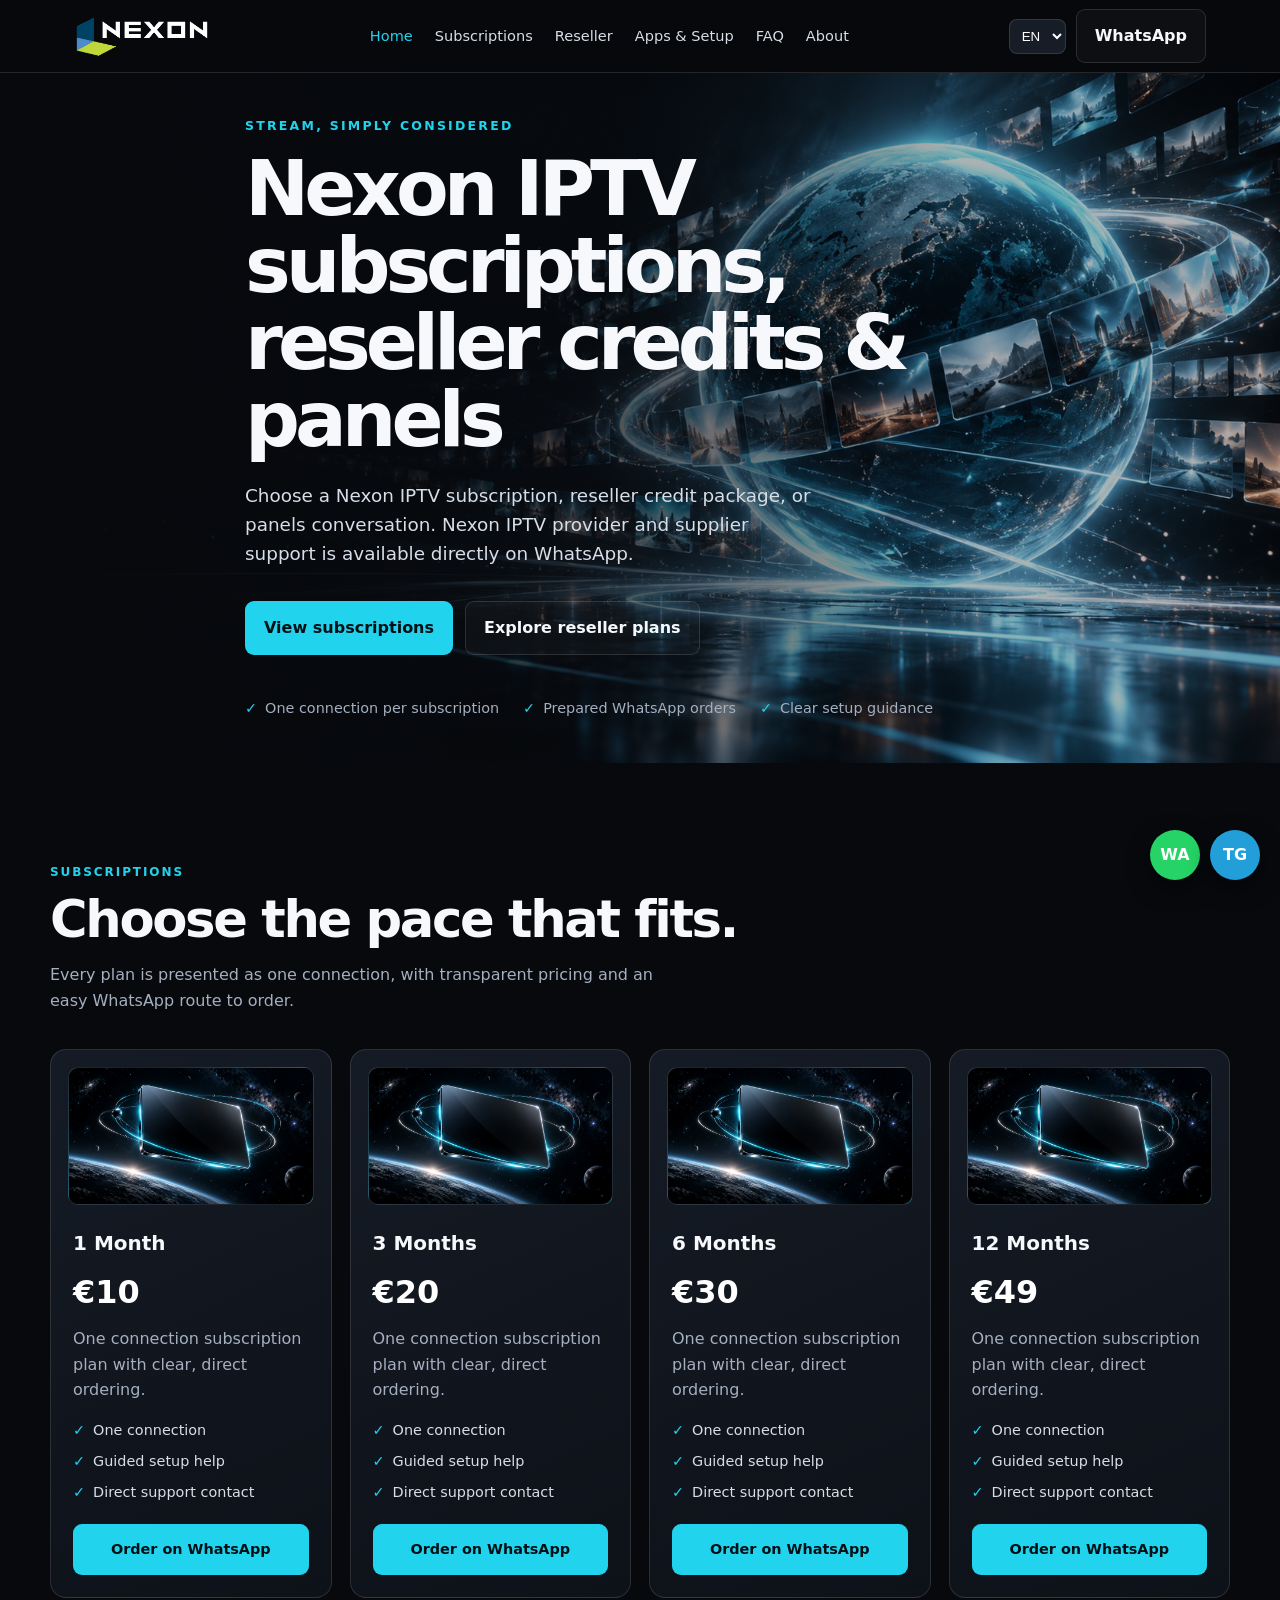
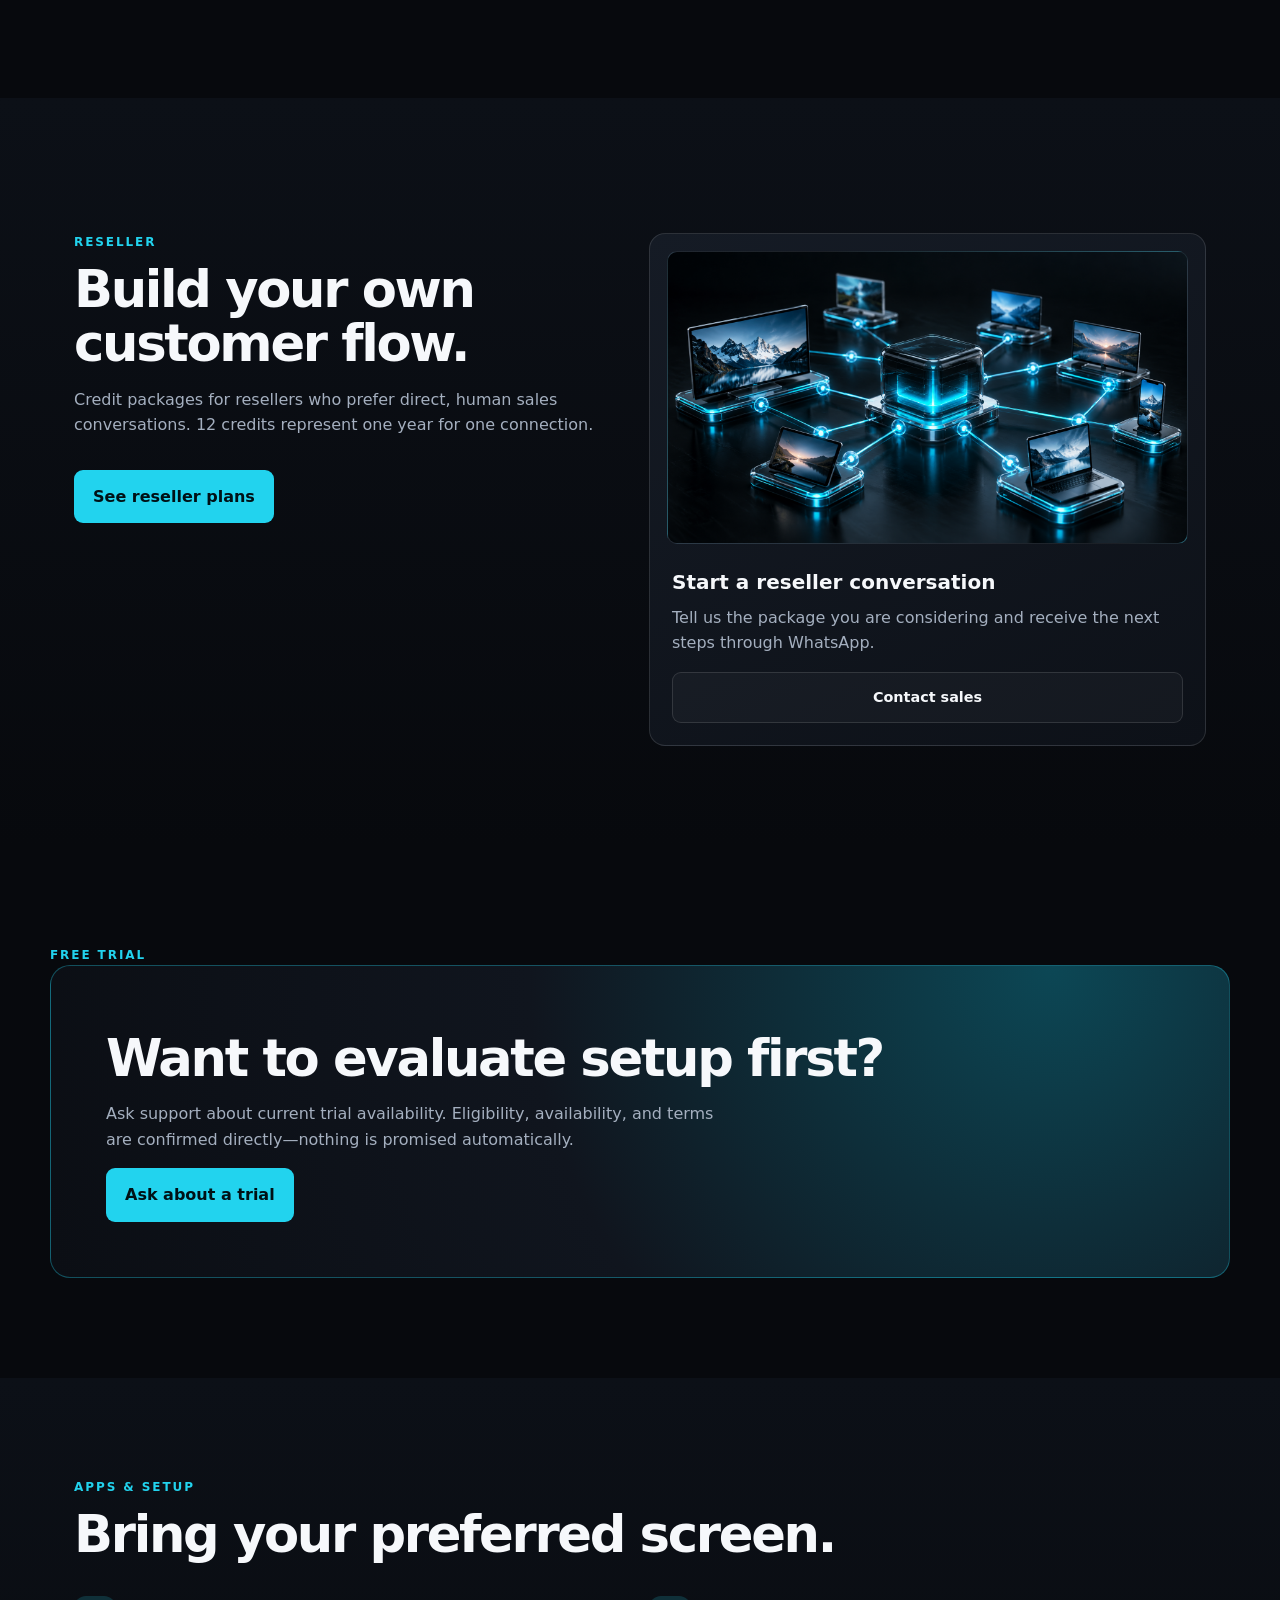
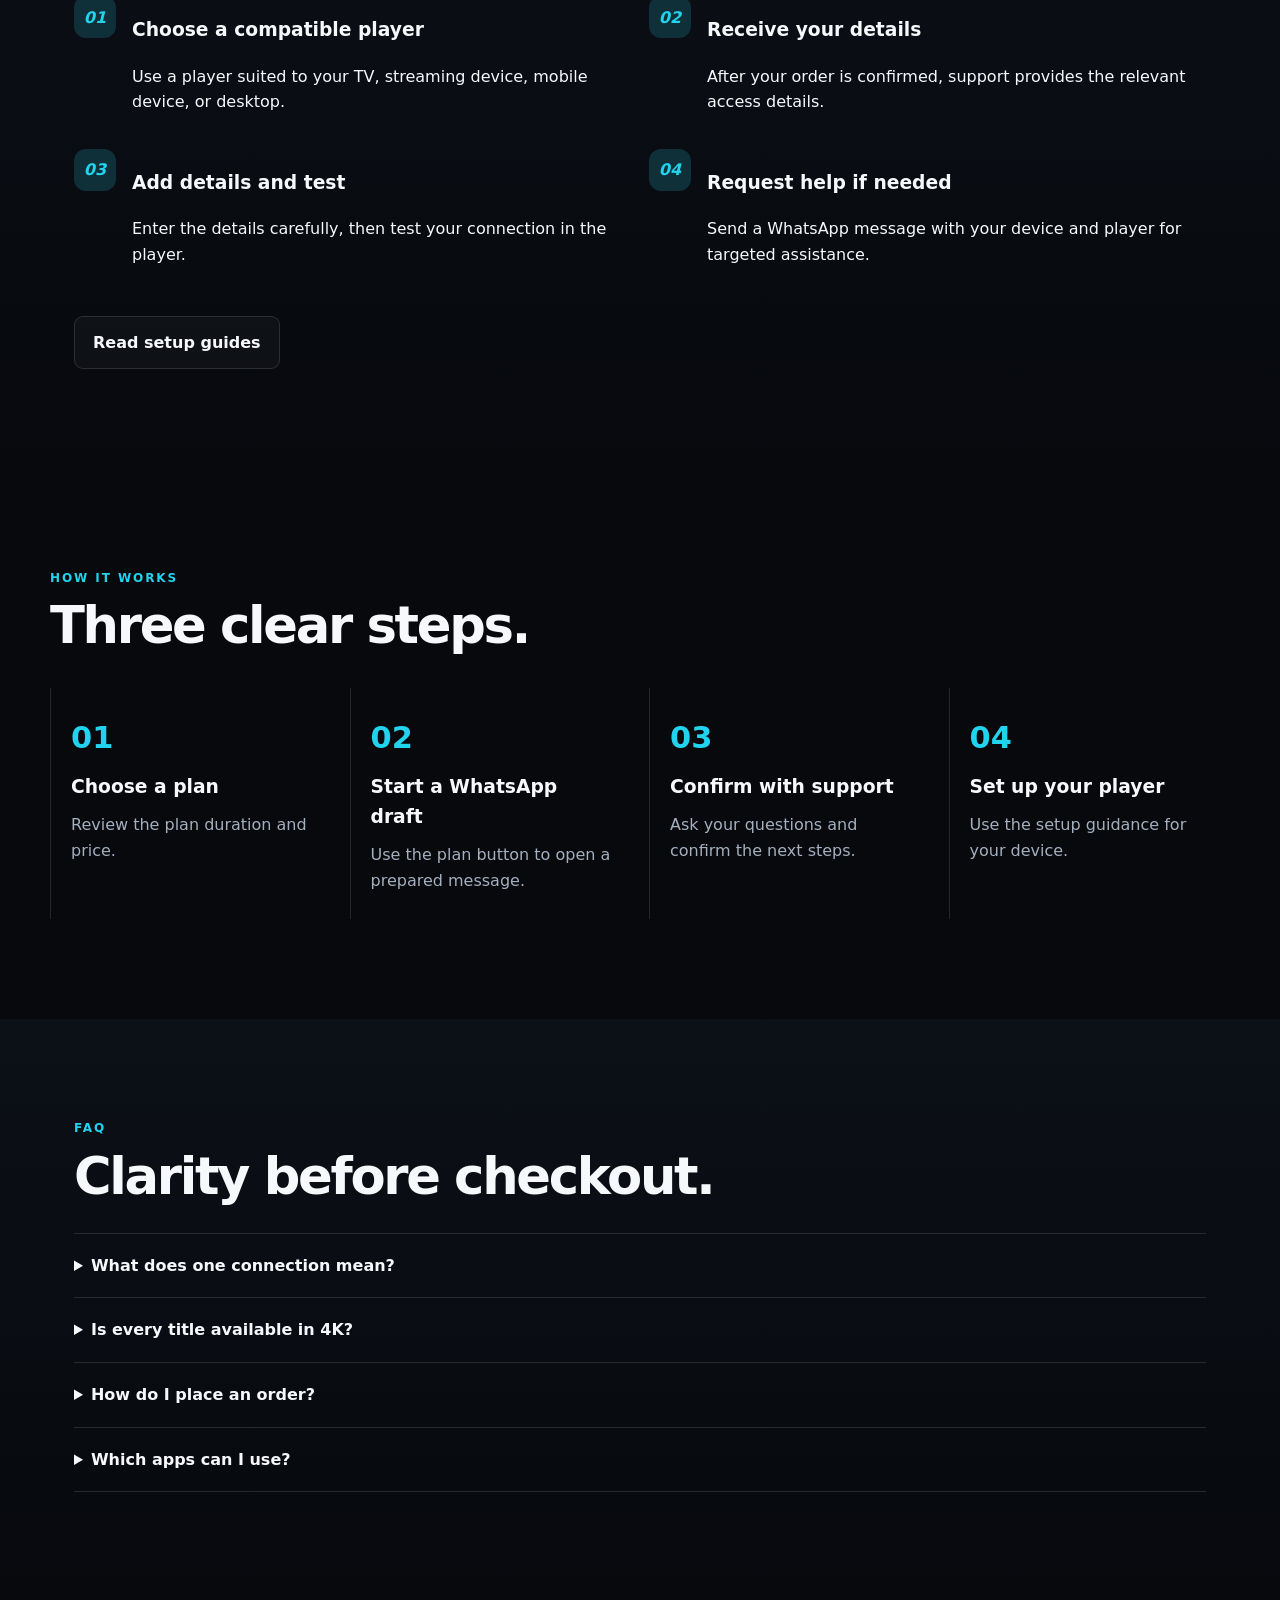
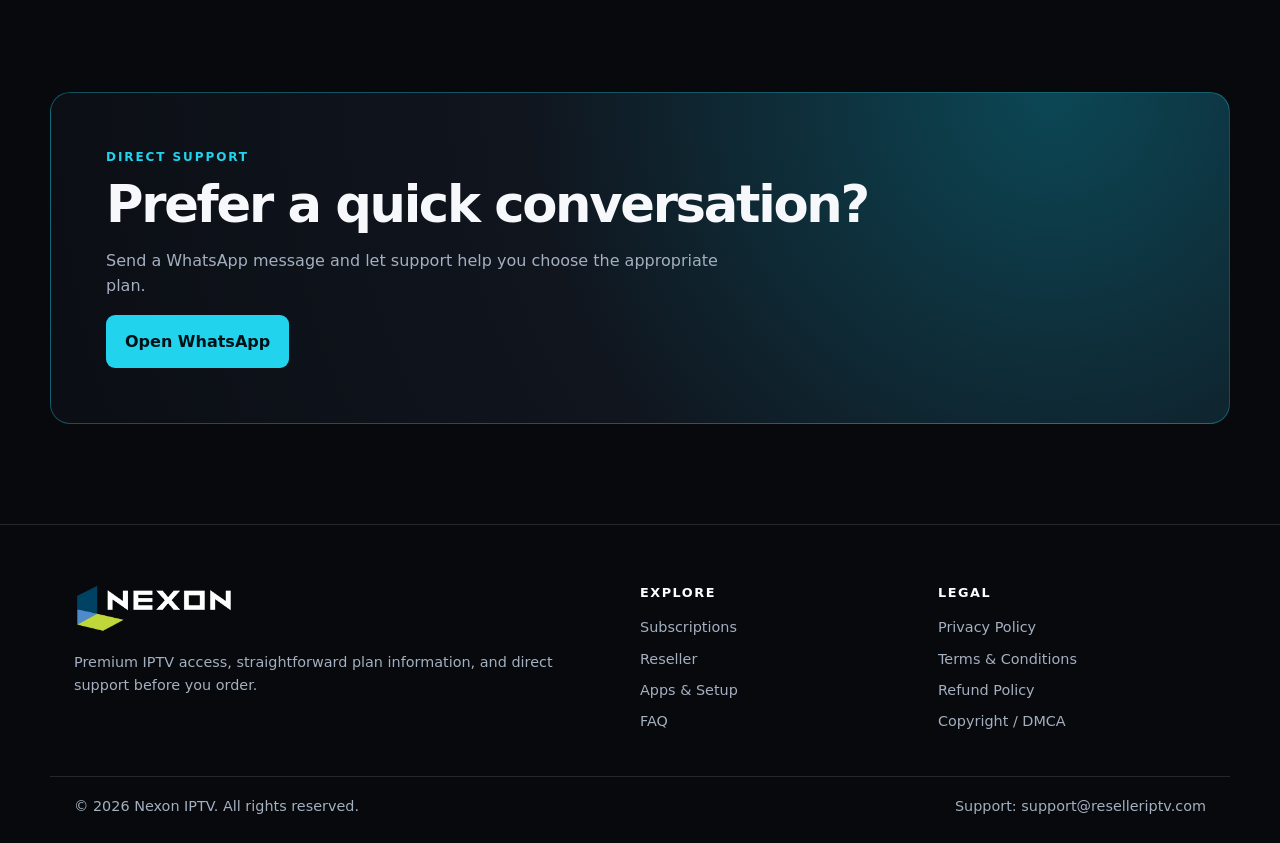
<file: index.html>
<!doctype html><html lang="en"><head><meta charset="utf-8"><meta name="viewport" content="width=device-width,initial-scale=1"><title>Nexon IPTV Subscription, Reseller Credits & Panels</title><meta name="description" content="Explore Nexon IPTV subscription options, one-connection pricing, reseller credits and panels, compatible player setup guides, and direct WhatsApp support for informed ordering."><link rel="canonical" href="https://nexon-iptv.tv/"><meta name="google-site-verification" content="gbzjVSATs7DRCq-SV2NBm3ksdS_x_nuHkTCL6-kudtA"><script async src="https://www.googletagmanager.com/gtag/js?id=G-FRG4DGTBQF"></script><script>window.dataLayer=window.dataLayer||[];function gtag(){dataLayer.push(arguments)}gtag('js',new Date);gtag('config','G-FRG4DGTBQF')</script><script type="application/ld+json">{"@context":"https://schema.org","@graph":[{"@type":"WebSite","name":"Nexon IPTV","url":"https://nexon-iptv.tv"},{"@type":"Organization","name":"Nexon IPTV","url":"https://nexon-iptv.tv","email":"support@reselleriptv.com"}]}</script><link rel="stylesheet" href="/assets/styles.css"></head><body data-page="home"><script src="/assets/app.js" defer></script></body></html>
</file>
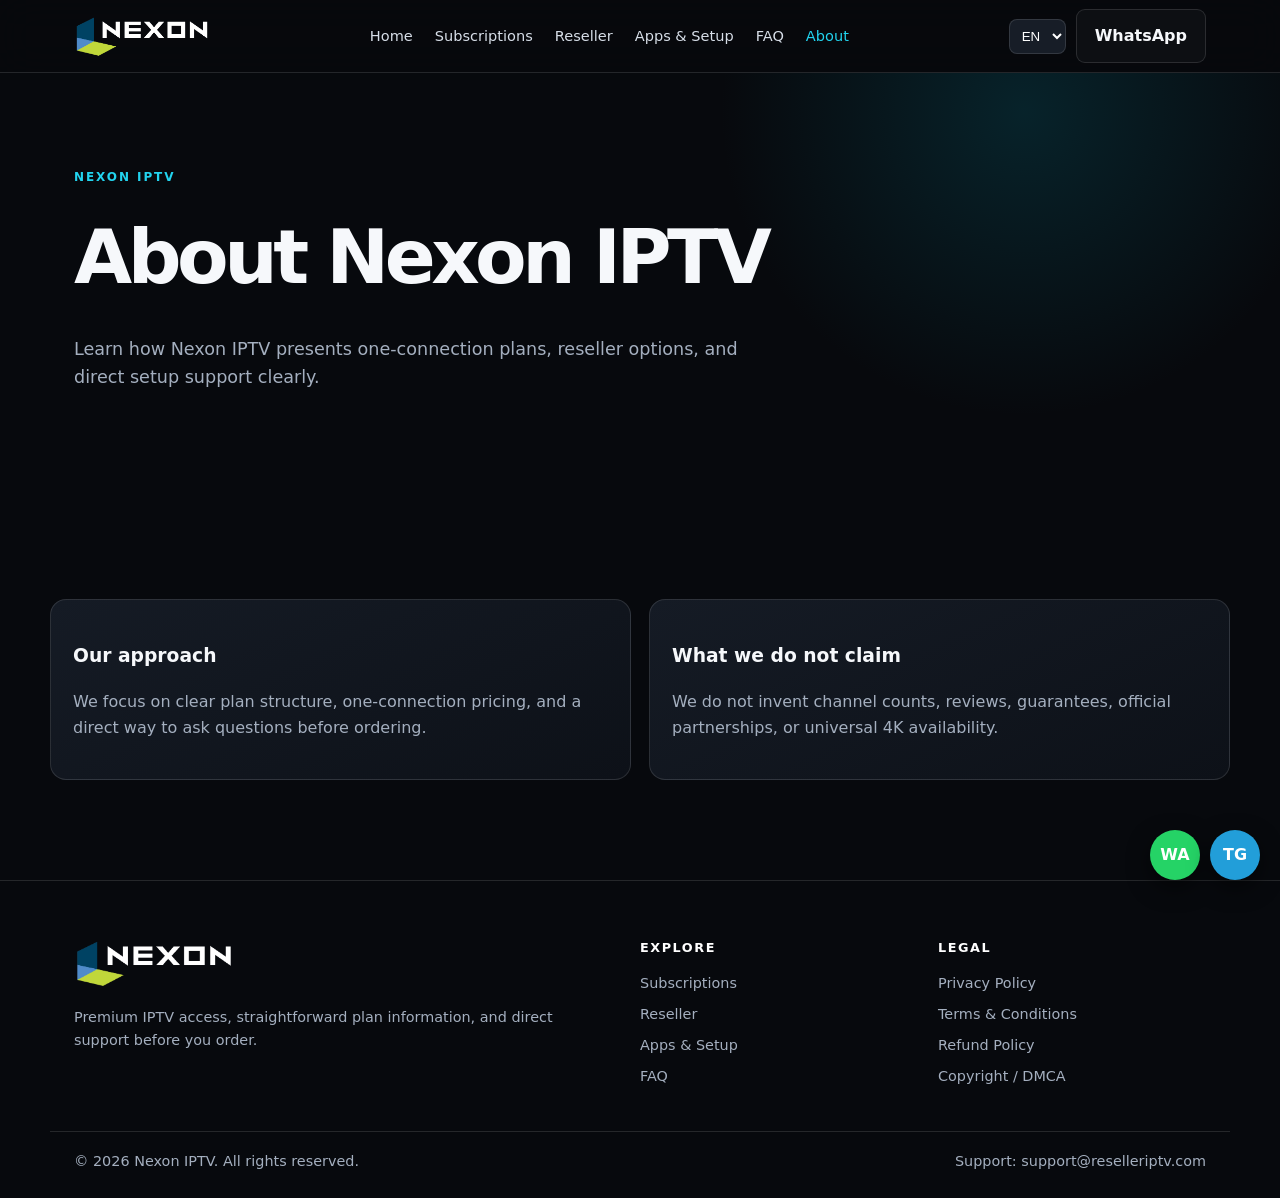
<file: about.html>
<!doctype html><html lang="en"><head><meta charset="utf-8"><meta name="viewport" content="width=device-width,initial-scale=1"><title>About Nexon IPTV | Clear Plans & Support</title><meta name="description" content="Learn how Nexon IPTV presents subscriptions, reseller options, and setup support with a clear approach."><link rel="canonical" href="https://[DOMAIN]/about"><link rel="stylesheet" href="/assets/styles.css"></head><body data-page="about"><script src="/assets/app.js" defer></script></body></html>
</file>
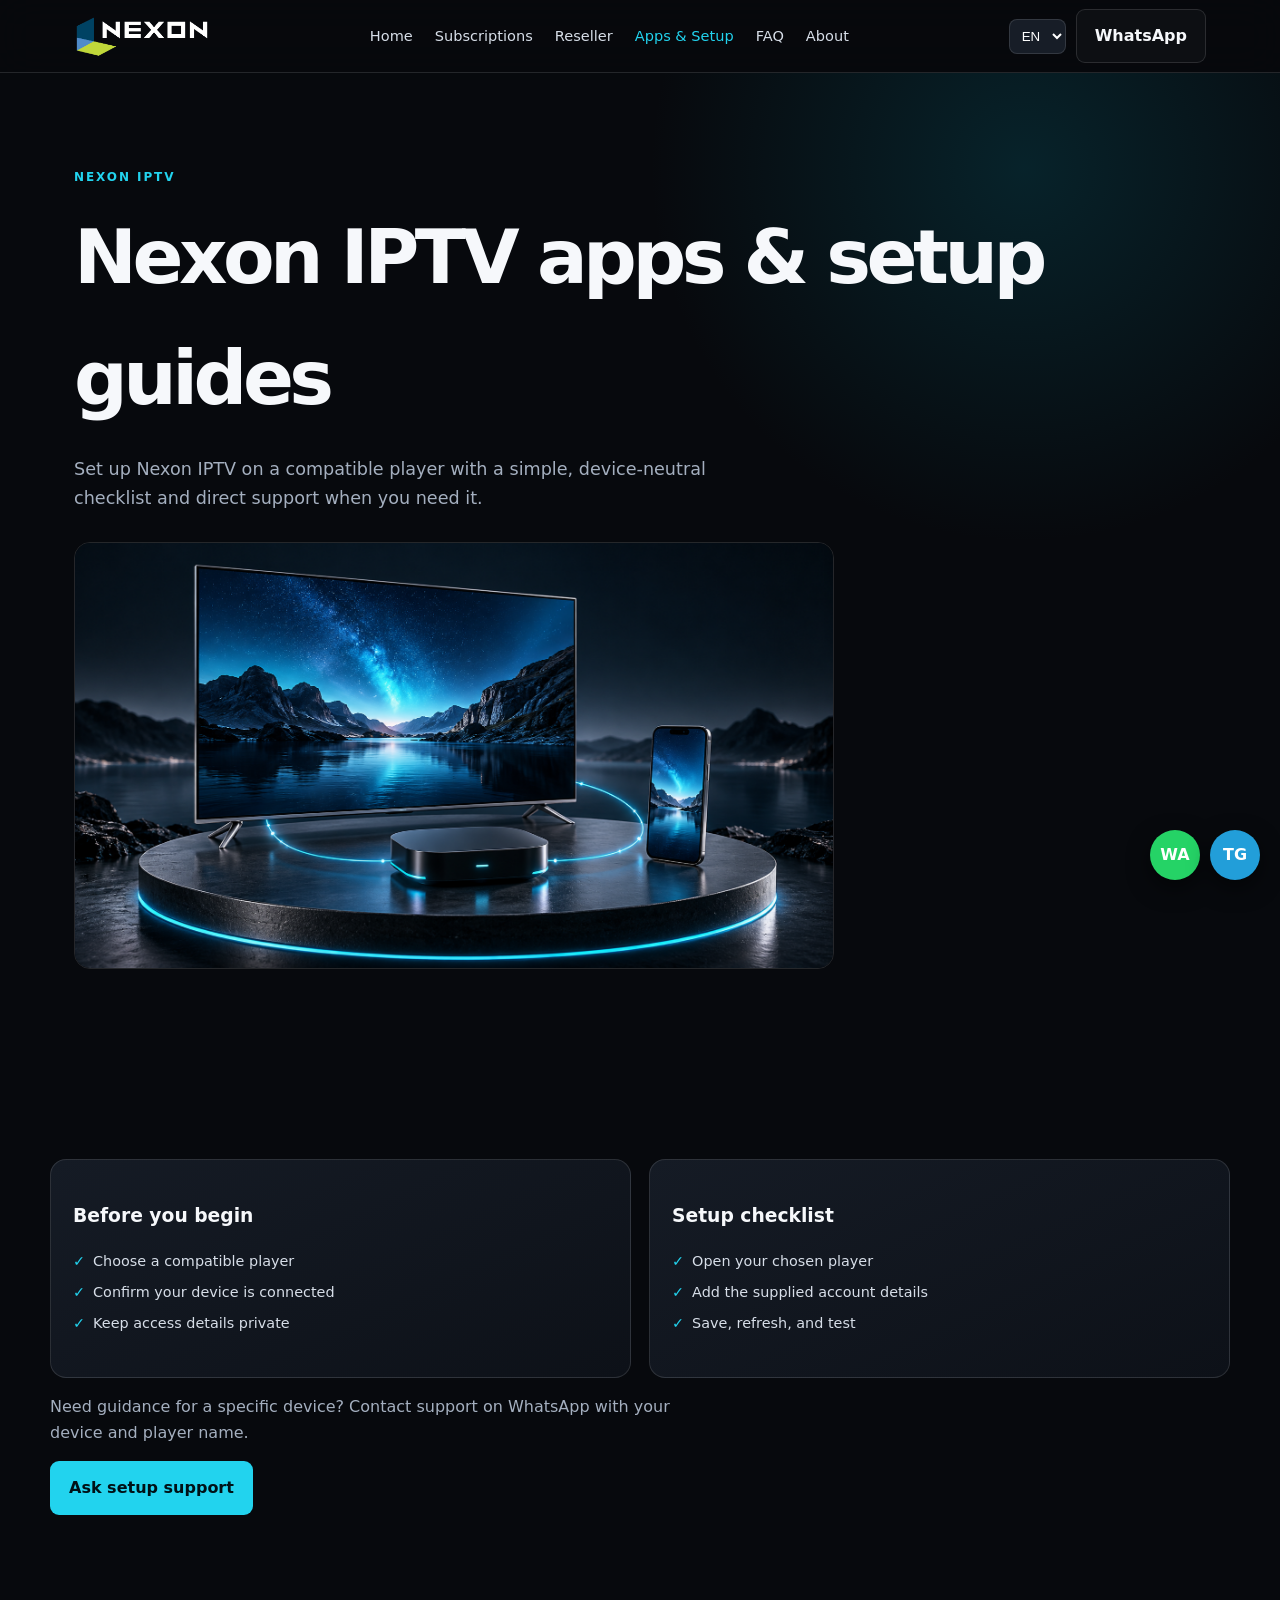
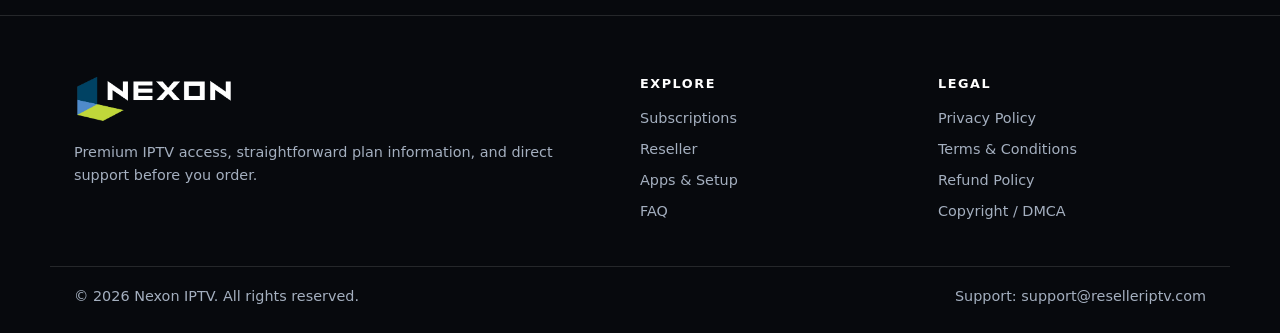
<file: apps.html>
<!doctype html><html lang="en"><head><meta charset="utf-8"><meta name="viewport" content="width=device-width,initial-scale=1"><title>Nexon IPTV Setup | Apps & Setup Guides</title><meta name="description" content="Follow a practical Nexon IPTV setup checklist for a compatible player and contact support when needed."><link rel="canonical" href="https://[DOMAIN]/apps"><link rel="stylesheet" href="/assets/styles.css"></head><body data-page="apps"><script src="/assets/app.js" defer></script></body></html>
</file>
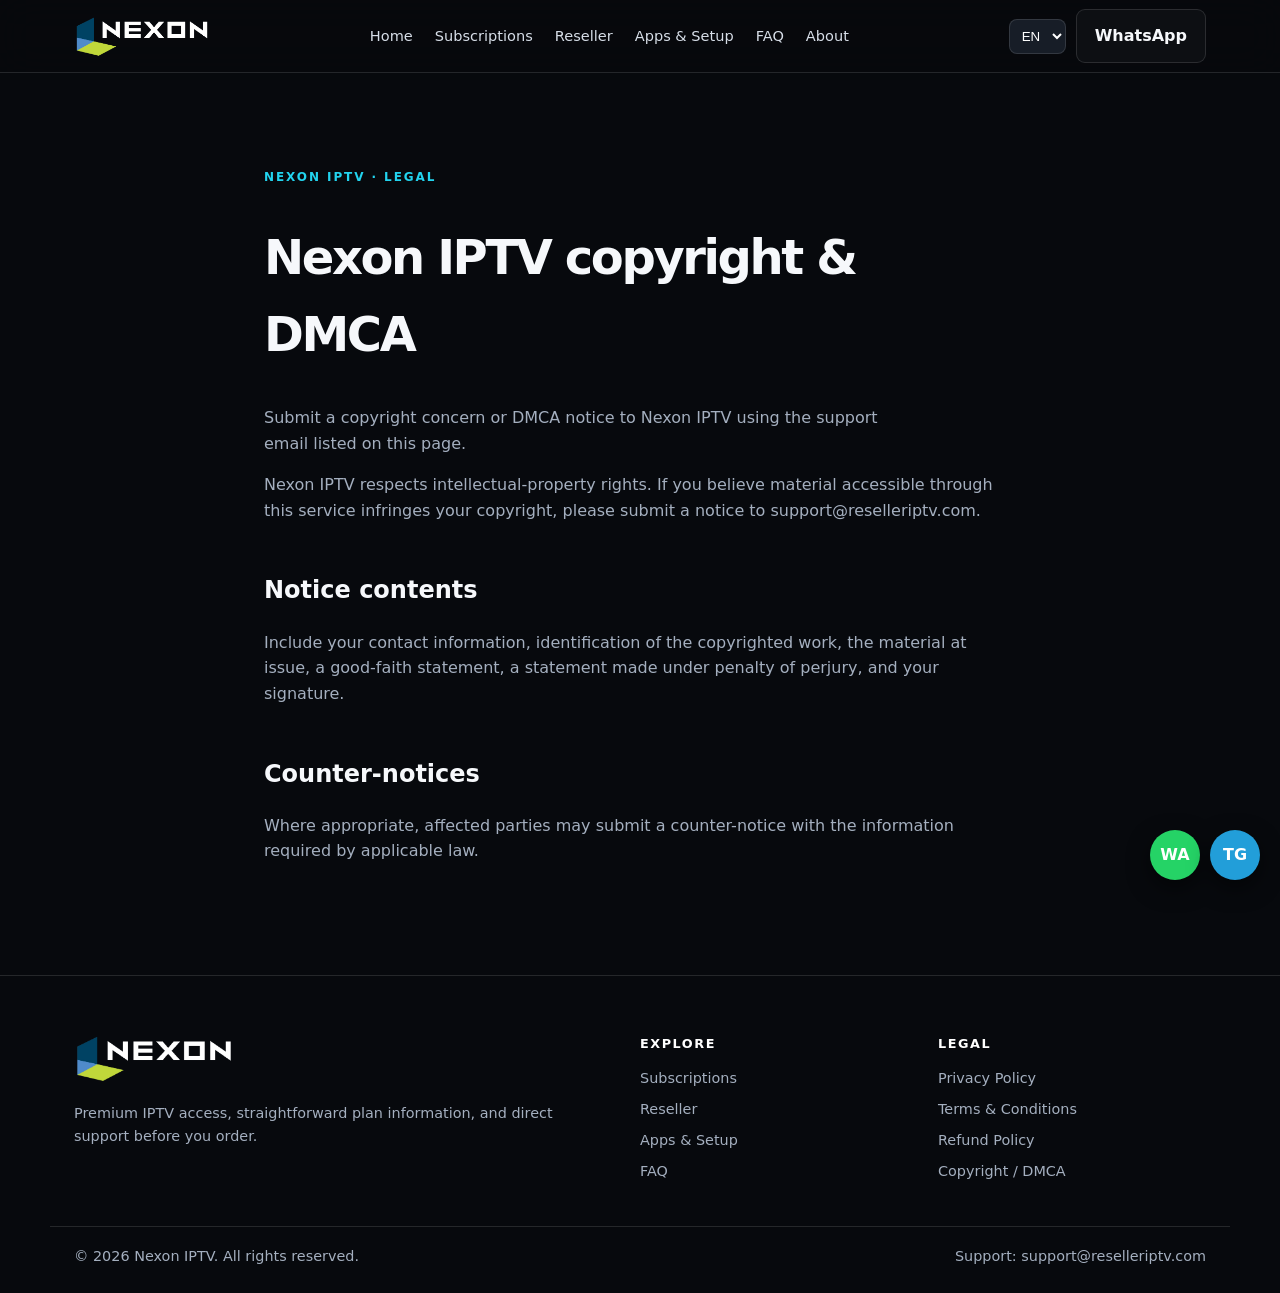
<file: dmca.html>
<!doctype html><html lang="en"><head><meta charset="utf-8"><meta name="viewport" content="width=device-width,initial-scale=1"><title>Nexon IPTV Copyright & DMCA Policy</title><meta name="description" content="Submit a copyright or DMCA notice to Nexon IPTV using the stated support email."><link rel="canonical" href="https://[DOMAIN]/dmca"><link rel="stylesheet" href="/assets/styles.css"></head><body data-page="dmca"><script src="/assets/app.js" defer></script></body></html>
</file>
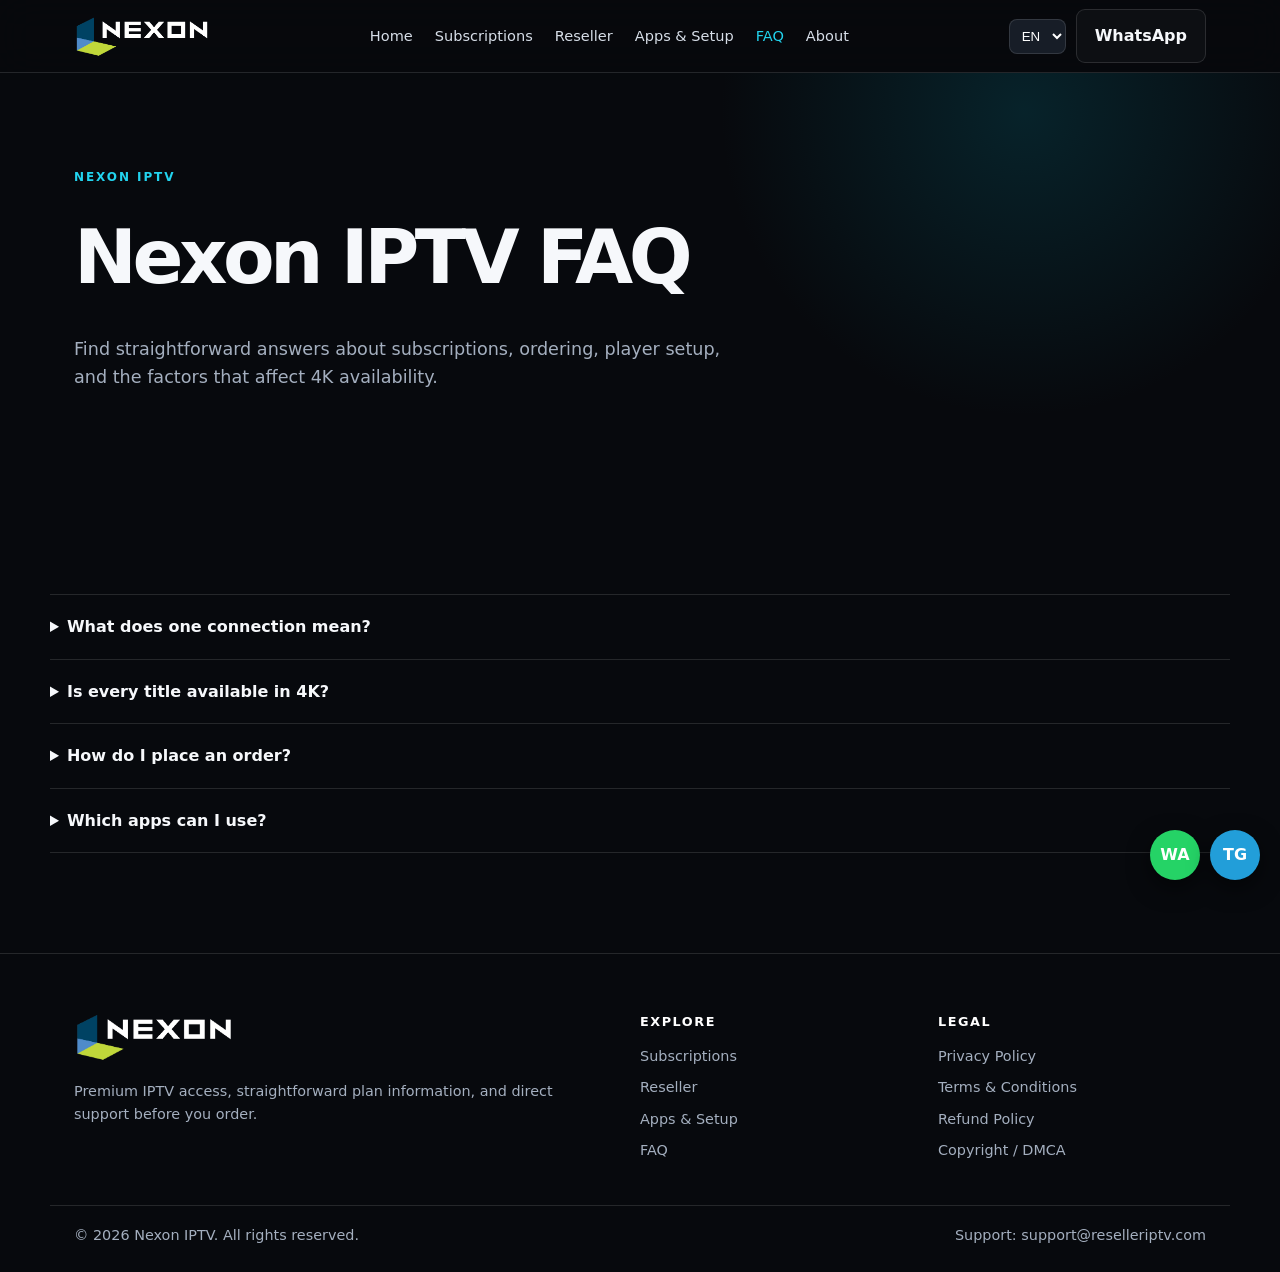
<file: faq.html>
<!doctype html><html lang="en"><head><meta charset="utf-8"><meta name="viewport" content="width=device-width,initial-scale=1"><title>Nexon IPTV FAQ | Subscriptions, Setup & 4K</title><meta name="description" content="Read Nexon IPTV answers about one-connection subscriptions, ordering, player setup, and 4K availability."><link rel="canonical" href="https://[DOMAIN]/faq"><link rel="stylesheet" href="/assets/styles.css"></head><body data-page="faq"><script src="/assets/app.js" defer></script></body></html>
</file>
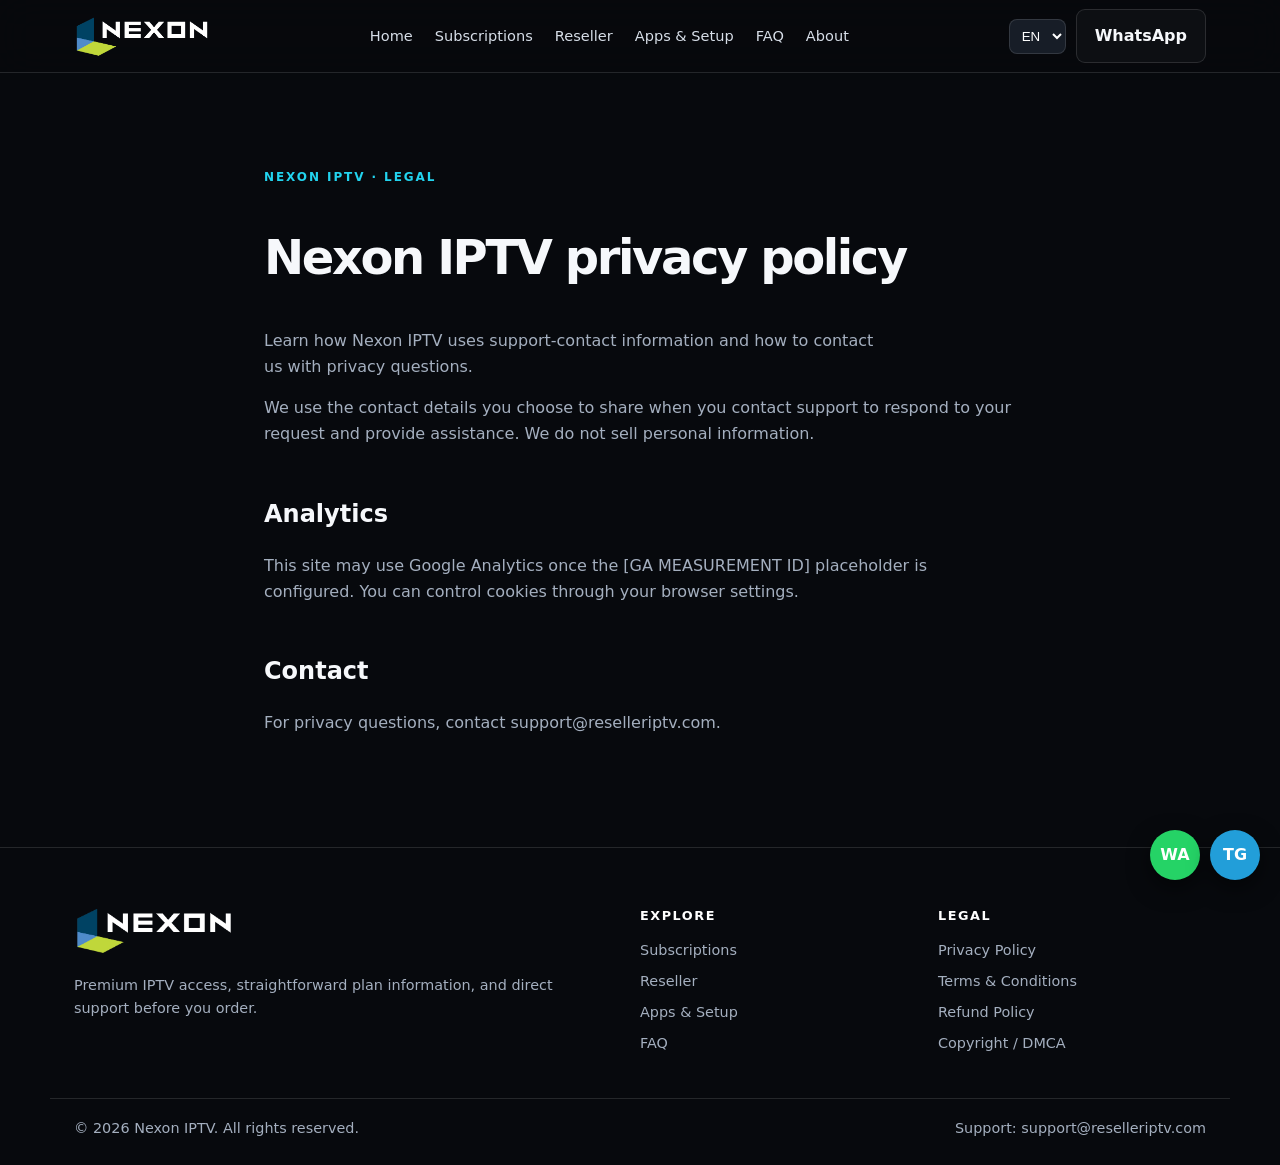
<file: privacy.html>
<!doctype html><html lang="en"><head><meta charset="utf-8"><meta name="viewport" content="width=device-width,initial-scale=1"><title>Nexon IPTV Privacy Policy</title><meta name="description" content="Read the Nexon IPTV privacy policy and learn how support-contact information is handled."><link rel="canonical" href="https://[DOMAIN]/privacy"><link rel="stylesheet" href="/assets/styles.css"></head><body data-page="privacy"><script src="/assets/app.js" defer></script></body></html>
</file>
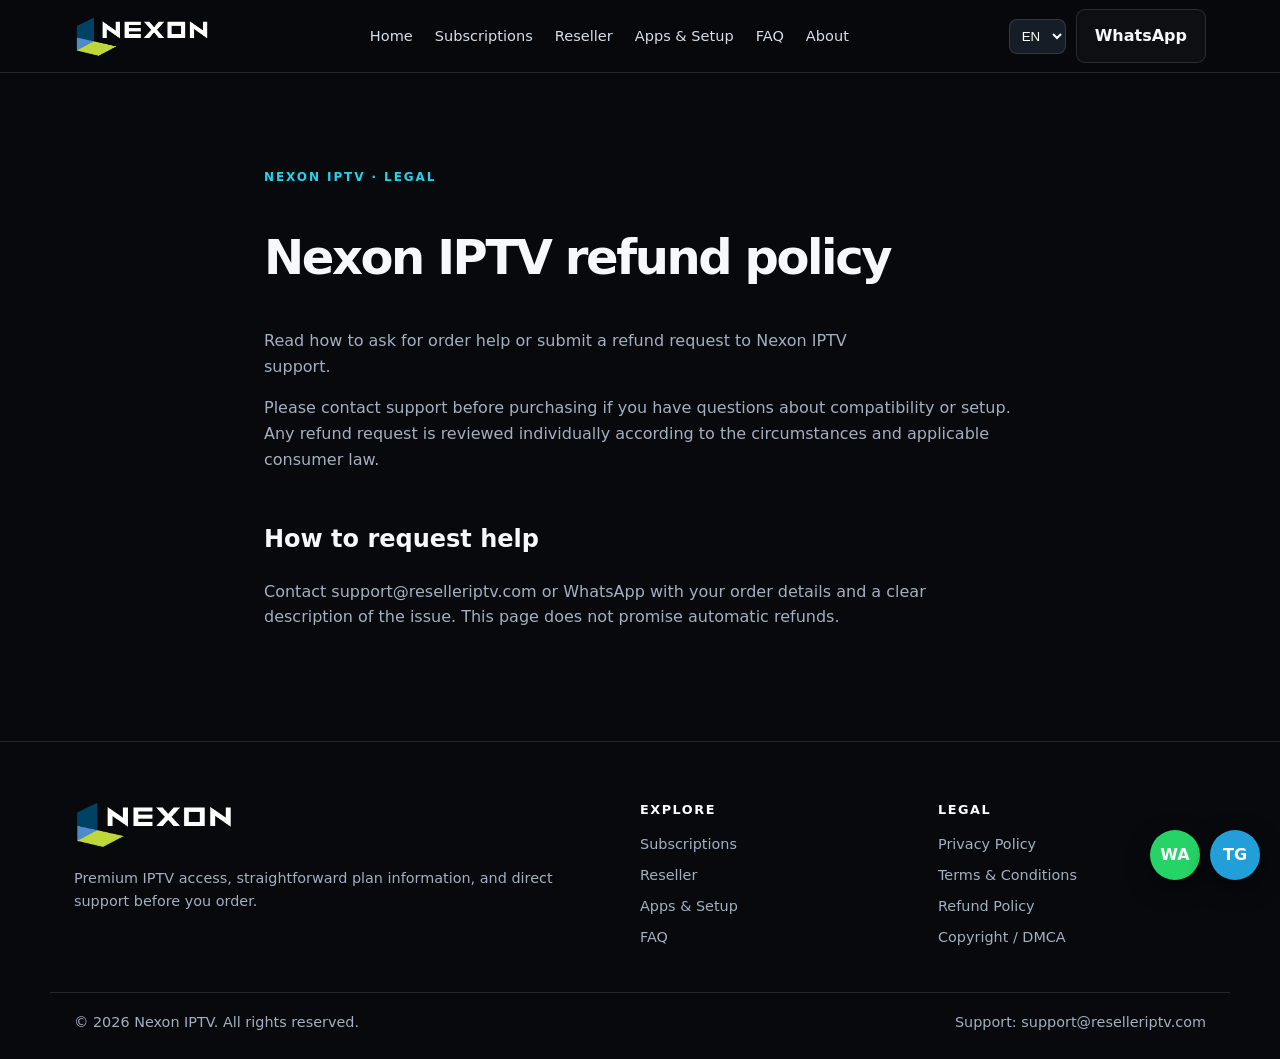
<file: refund.html>
<!doctype html><html lang="en"><head><meta charset="utf-8"><meta name="viewport" content="width=device-width,initial-scale=1"><title>Nexon IPTV Refund Policy</title><meta name="description" content="Read the Nexon IPTV refund policy and the support process for order-related questions."><link rel="canonical" href="https://[DOMAIN]/refund"><link rel="stylesheet" href="/assets/styles.css"></head><body data-page="refund"><script src="/assets/app.js" defer></script></body></html>
</file>
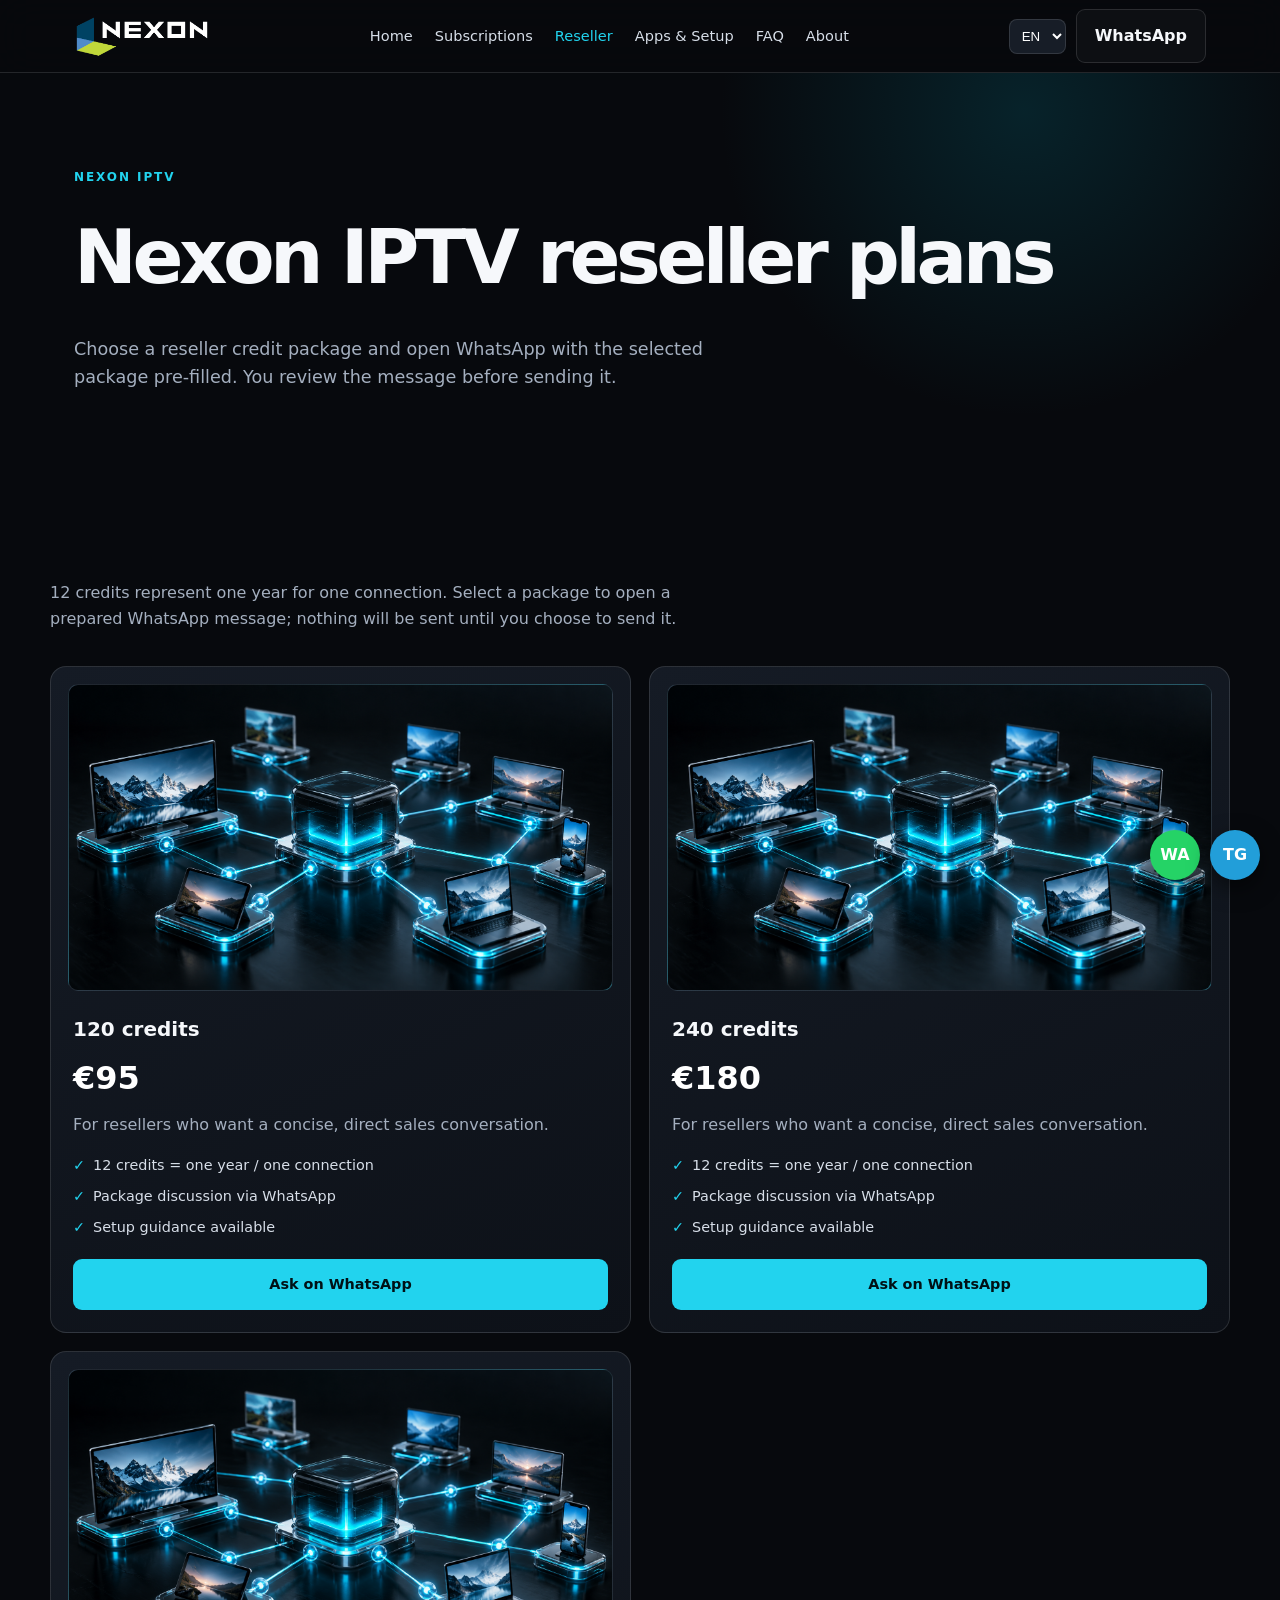
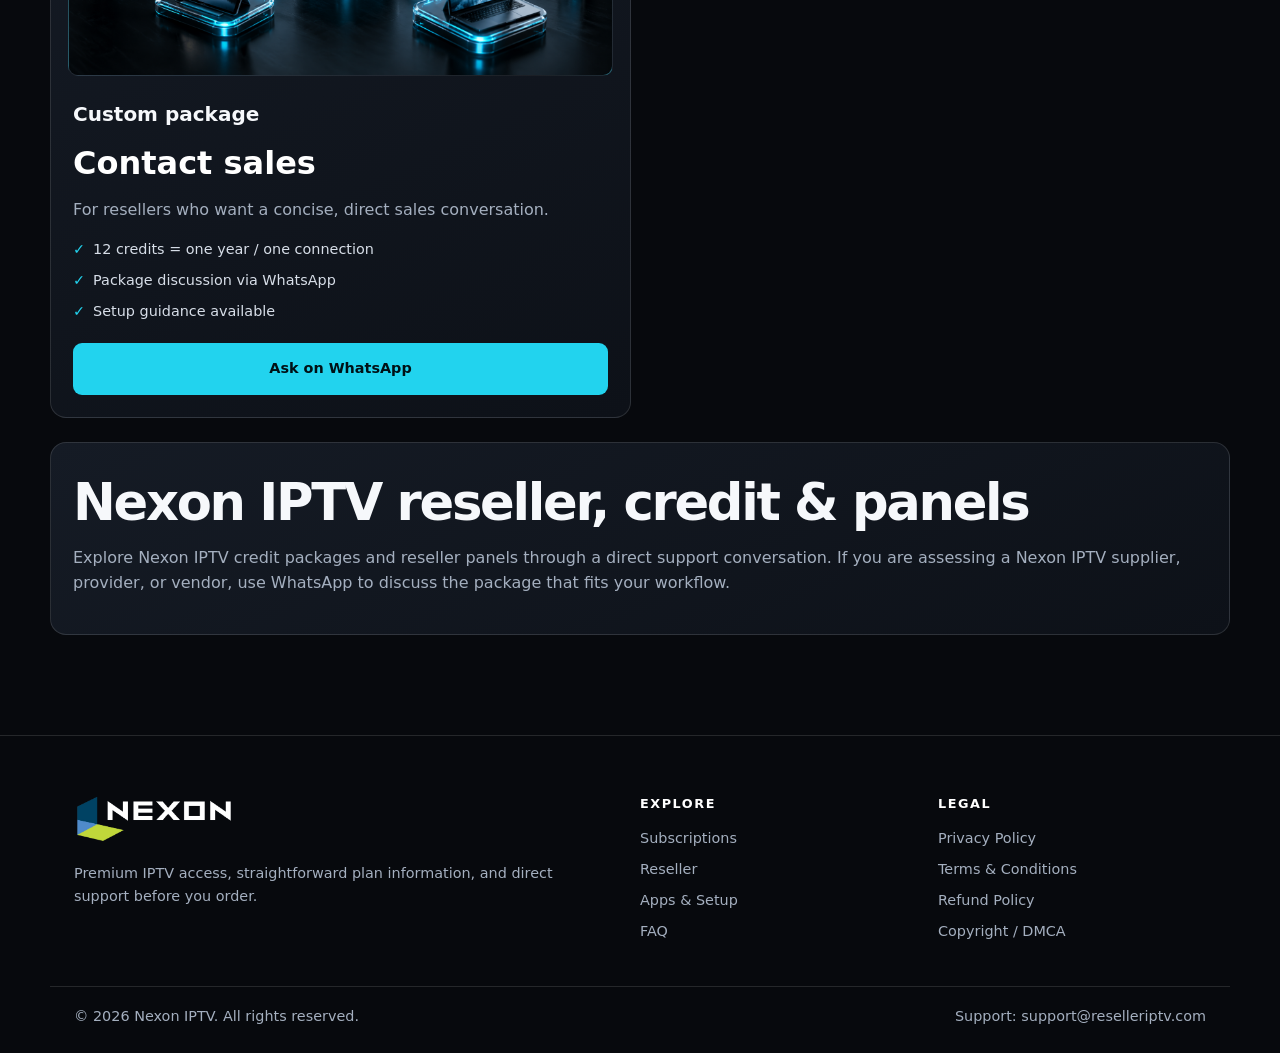
<file: reseller.html>
<!doctype html><html lang="en"><head><meta charset="utf-8"><meta name="viewport" content="width=device-width,initial-scale=1"><title>Nexon IPTV Reseller Plans | Credit Packages</title><meta name="description" content="Explore Nexon IPTV reseller credit packages and contact sales through a prepared WhatsApp message."><link rel="canonical" href="https://[DOMAIN]/reseller"><link rel="stylesheet" href="/assets/styles.css"></head><body data-page="reseller"><script src="/assets/app.js" defer></script></body></html>
</file>
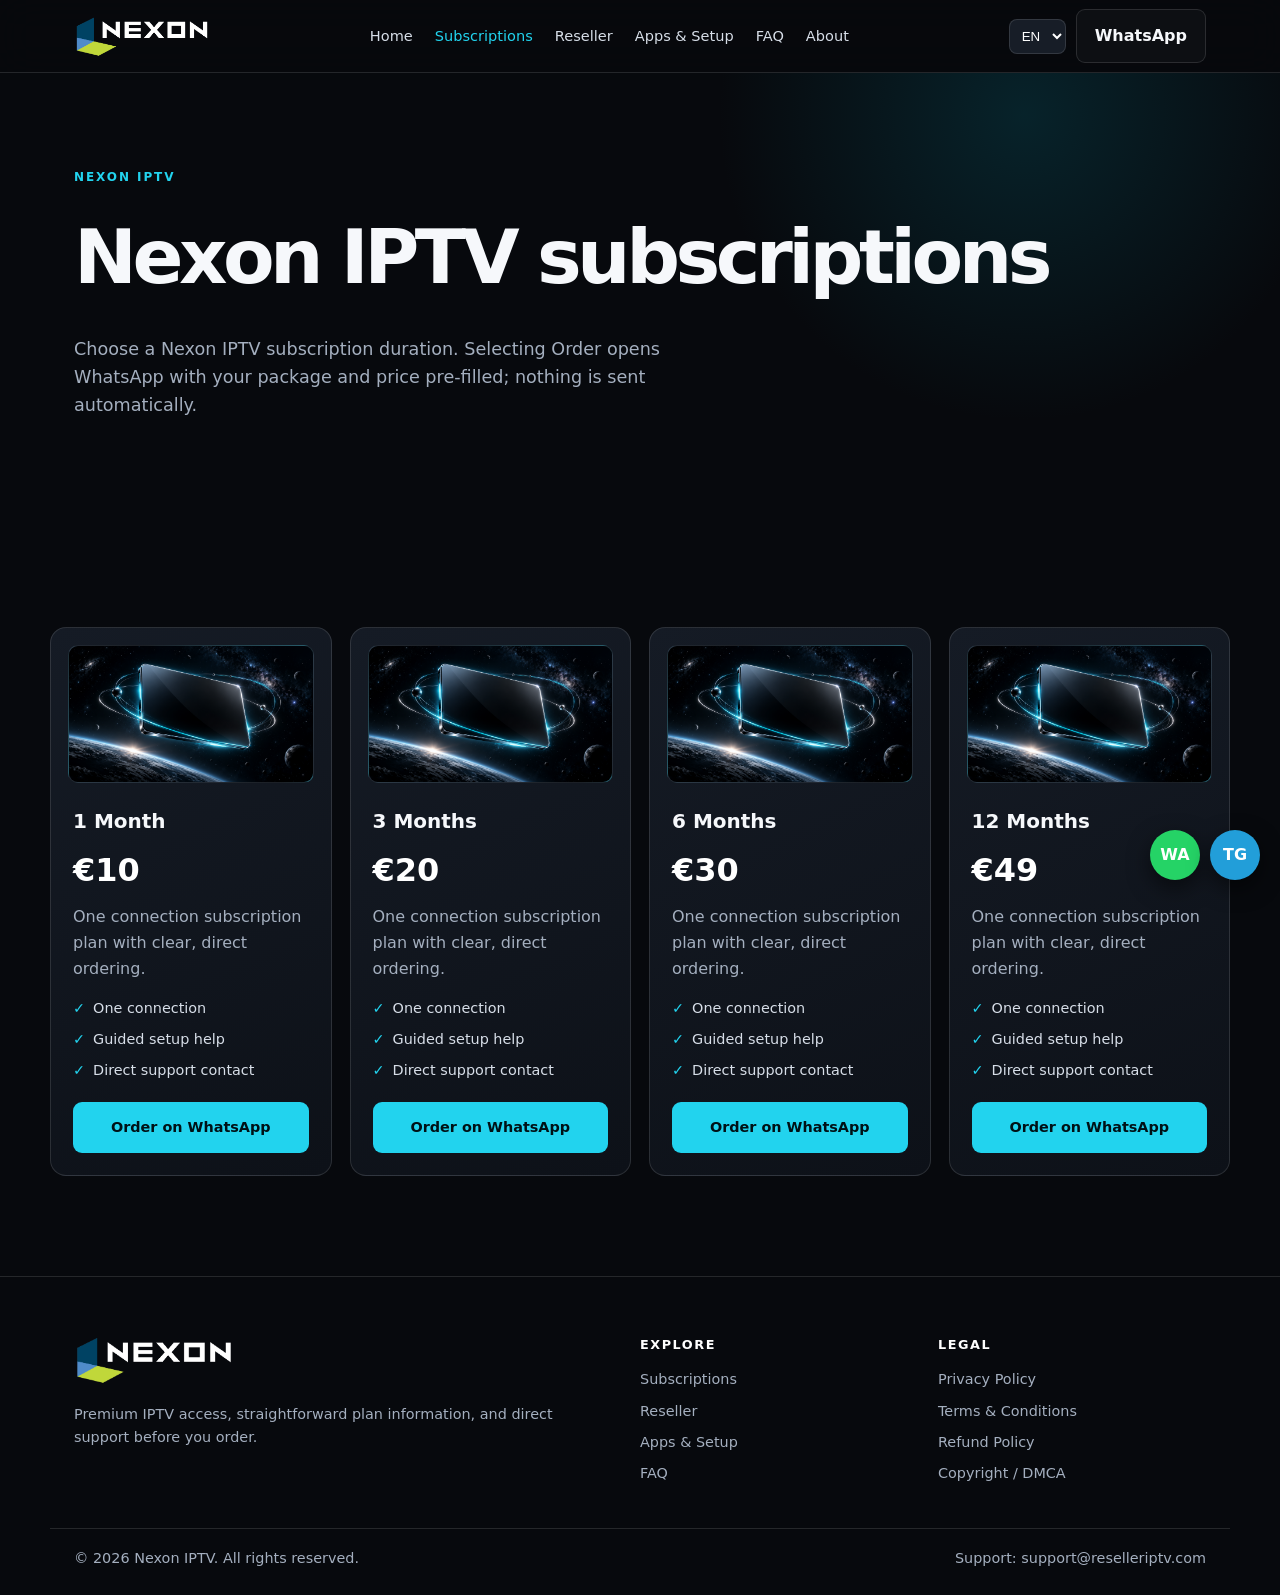
<file: subscriptions.html>
<!doctype html><html lang="en"><head><meta charset="utf-8"><meta name="viewport" content="width=device-width,initial-scale=1"><title>Nexon IPTV Subscription Plans | One Connection</title><meta name="description" content="Compare Nexon IPTV one-connection plans, view transparent prices, and open a prepared WhatsApp order message."><link rel="canonical" href="https://[DOMAIN]/subscriptions"><link rel="stylesheet" href="/assets/styles.css"></head><body data-page="subscriptions"><script src="/assets/app.js" defer></script></body></html>
</file>
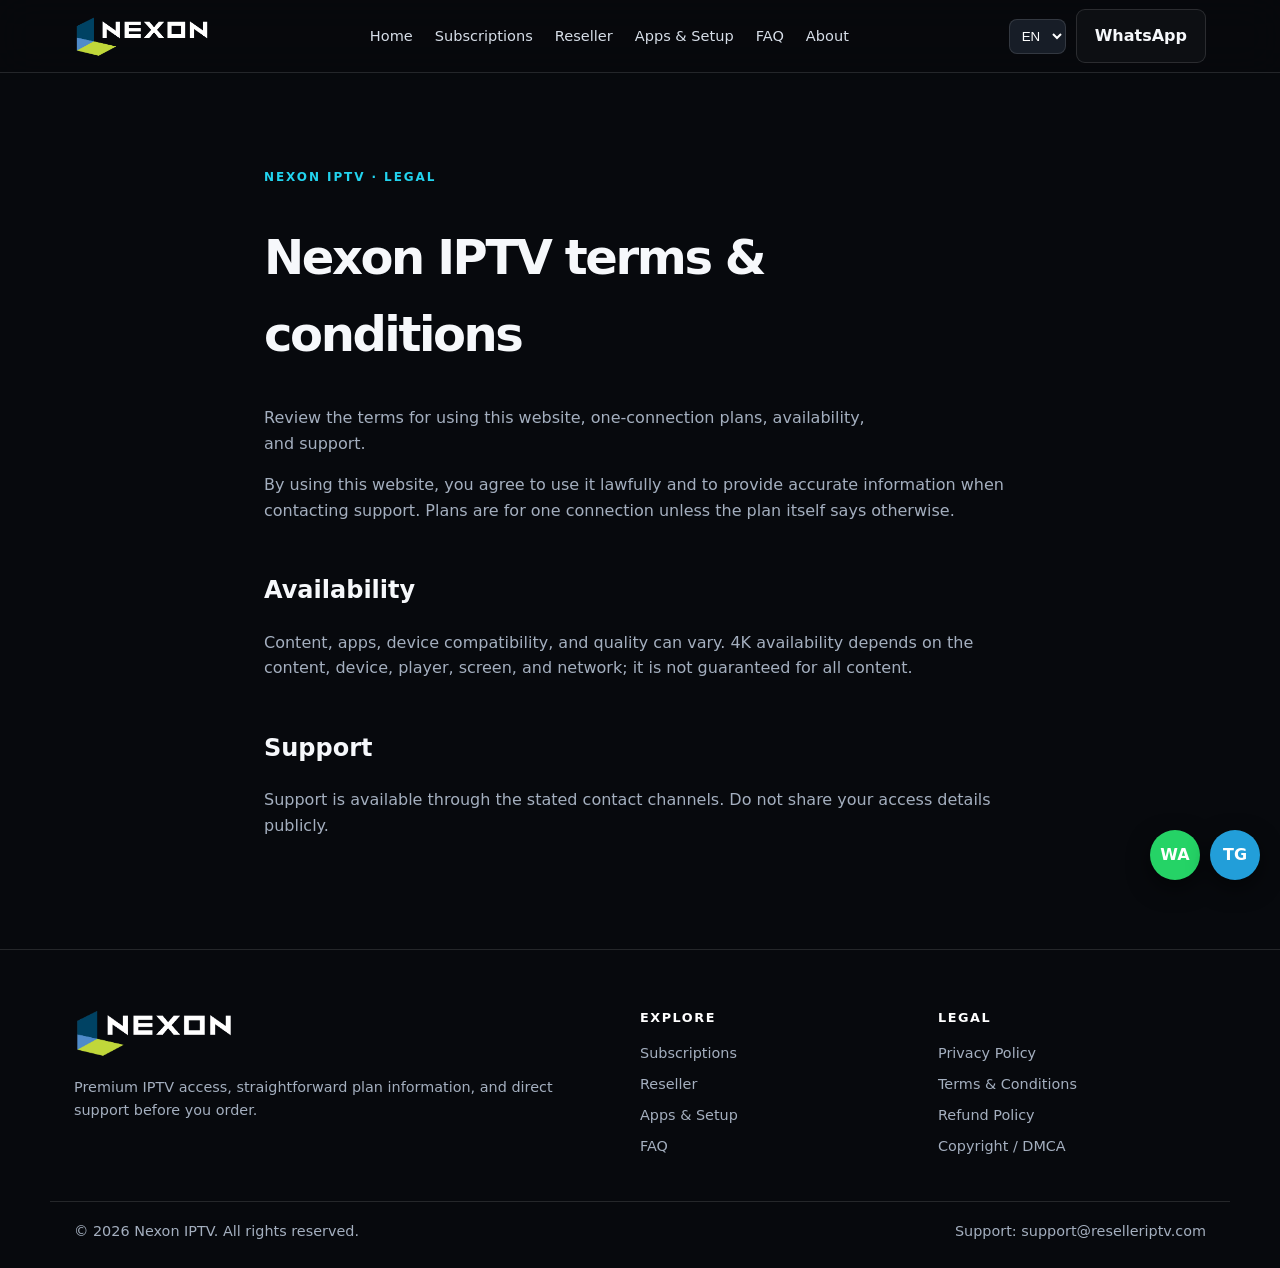
<file: terms.html>
<!doctype html><html lang="en"><head><meta charset="utf-8"><meta name="viewport" content="width=device-width,initial-scale=1"><title>Nexon IPTV Terms & Conditions</title><meta name="description" content="Read the Nexon IPTV terms and conditions for website use, availability, and support."><link rel="canonical" href="https://[DOMAIN]/terms"><link rel="stylesheet" href="/assets/styles.css"></head><body data-page="terms"><script src="/assets/app.js" defer></script></body></html>
</file>
<file: assets/styles.css>
:root{--bg:#07090d;--panel:#10141c;--line:rgba(255,255,255,.12);--text:#f6f8fb;--muted:#a4afbf;--cyan:#22d3ee;--cyan2:#0891b2;--silver:#d7dee8;--max:1180px}*{box-sizing:border-box}html{scroll-behavior:smooth}body{margin:0;background:var(--bg);color:var(--text);font:16px/1.6 Inter,ui-sans-serif,system-ui,-apple-system,BlinkMacSystemFont,"Segoe UI",sans-serif}a{color:inherit;text-decoration:none}.skip{position:absolute;left:-9999px}.skip:focus{z-index:99;left:1rem;top:1rem;background:#fff;color:#000;padding:.7rem 1rem;border-radius:.4rem}.shell{max-width:var(--max);margin:auto;padding:0 24px}.topbar{position:sticky;z-index:20;top:0;background:rgba(7,9,13,.86);backdrop-filter:blur(18px);border-bottom:1px solid var(--line)}.nav{height:72px;display:flex;align-items:center;justify-content:space-between;gap:24px}.logo{display:flex;align-items:center;gap:10px;font-weight:800;letter-spacing:.08em}.mark{width:28px;height:28px;border:2px solid var(--cyan);border-radius:8px;transform:rotate(45deg);box-shadow:0 0 24px #22d3ee88}.links{display:flex;gap:22px;align-items:center;font-size:.91rem;color:var(--silver)}.links a:hover,.links a[aria-current=page]{color:var(--cyan)}.nav-actions{display:flex;gap:10px;align-items:center}.lang,.menu{background:#171d27;color:#fff;border:1px solid var(--line);border-radius:8px;padding:8px}.menu{display:none;font-size:1.25rem}.btn{display:inline-flex;align-items:center;justify-content:center;gap:8px;padding:13px 18px;border-radius:9px;font-weight:750;border:1px solid transparent;transition:.2s transform,.2s background}.btn:hover{transform:translateY(-2px)}.primary{background:var(--cyan);color:#001116}.primary:hover{background:#67e8f9}.ghost{border-color:var(--line);background:#ffffff08}.hero{min-height:690px;display:flex;align-items:center;background:linear-gradient(90deg,#07090d 3%,rgba(7,9,13,.92) 33%,rgba(7,9,13,.3) 75%),url(hero-streaming.png) center/cover}.eyebrow{color:var(--cyan);font-size:.78rem;text-transform:uppercase;letter-spacing:.18em;font-weight:800}.hero h1{font-size:clamp(2.7rem,6vw,5.65rem);line-height:1;letter-spacing:-.065em;max-width:790px;margin:15px 0 22px}.lede{color:var(--silver);font-size:1.15rem;max-width:570px}.actions{display:flex;gap:12px;flex-wrap:wrap;margin-top:32px}.trust{display:flex;gap:24px;flex-wrap:wrap;margin-top:42px;color:var(--muted);font-size:.9rem}.trust span:before{content:'✓';color:var(--cyan);margin-right:8px}.section{padding:100px 0}.section.alt{background:linear-gradient(180deg,#0c1017,#07090d)}.kicker{color:var(--cyan);font-size:.75rem;letter-spacing:.16em;text-transform:uppercase;font-weight:800}.section h2{font-size:clamp(2rem,4vw,3.3rem);letter-spacing:-.045em;line-height:1.06;margin:10px 0 16px}.intro{max-width:630px;color:var(--muted)}.grid{display:grid;gap:18px;margin-top:35px}.cards{grid-template-columns:repeat(4,1fr)}.two{grid-template-columns:repeat(2,1fr)}.card{background:linear-gradient(155deg,#151b25,#0d1118);border:1px solid var(--line);border-radius:16px;padding:22px;position:relative;overflow:hidden}.card:hover{border-color:#22d3ee88}.visual{height:125px;border-radius:10px;margin:-5px -5px 22px;background:radial-gradient(circle at 70% 30%,#22d3ee88,transparent 18%),linear-gradient(135deg,#1d2c3a,#0a0e15 55%,#185161);border:1px solid #ffffff12}.plan-name{font-size:1.25rem;font-weight:800}.price{font-size:2rem;font-weight:800;margin:8px 0;color:#fff}.card p{color:var(--muted);margin:.4rem 0 1rem}.features{list-style:none;padding:0;margin:0 0 20px;color:var(--silver);font-size:.9rem}.features li{margin:8px 0}.features li:before{content:'✓';color:var(--cyan);margin-right:8px}.card .btn{width:100%;font-size:.9rem}.feature{display:flex;gap:16px}.icon{flex:0 0 42px;width:42px;height:42px;border-radius:12px;background:#0f3039;color:var(--cyan);display:grid;place-items:center;font-weight:900}.steps{counter-reset:step}.step{padding:26px 20px;border-left:1px solid var(--line)}.step:before{counter-increment:step;content:'0' counter(step);font-size:1.9rem;font-weight:800;color:var(--cyan)}.step h3{margin:10px 0}.step p{color:var(--muted);margin:0}.faq{margin-top:30px;border-top:1px solid var(--line)}details{border-bottom:1px solid var(--line);padding:19px 0}summary{cursor:pointer;font-weight:700}details p{color:var(--muted);max-width:780px}.cta{padding:55px;border:1px solid #22d3ee55;border-radius:20px;background:radial-gradient(circle at 85% 0,#0c4755,#10151e 50%,#0b0e14)}.legal{max-width:800px;margin:auto;padding:95px 24px}.legal h1{font-size:3rem;letter-spacing:-.05em}.legal h2{margin-top:2em}.legal p,.legal li{color:var(--muted)}.page-hero{padding:95px 0 55px;background:radial-gradient(circle at 80% 10%,#07566555,transparent 28%)}.page-hero h1{font-size:clamp(2.7rem,6vw,4.7rem);margin:10px 0;letter-spacing:-.06em}.page-hero p{max-width:680px;color:var(--muted);font-size:1.1rem}.footer{border-top:1px solid var(--line);padding:45px 0 25px;color:var(--muted);font-size:.9rem}.footer-grid{display:grid;grid-template-columns:2fr 1fr 1fr;gap:30px}.footer h3{font-size:.8rem;color:#fff;text-transform:uppercase;letter-spacing:.12em}.footer a{display:block;margin:8px 0}.bottom{margin-top:35px;padding-top:18px;border-top:1px solid var(--line);display:flex;justify-content:space-between;gap:20px;flex-wrap:wrap}.floating{position:fixed;z-index:15;right:20px;bottom:20px;display:flex;gap:10px}.float{display:grid;place-items:center;width:50px;height:50px;border-radius:50%;color:#fff;font-weight:900;box-shadow:0 8px 22px #0008}.wa{background:#25d366}.tg{background:#229ed9}@media(max-width:850px){.links{display:none}.links.open{display:flex;position:absolute;top:72px;left:0;right:0;padding:20px 24px;background:#0b0e14;flex-direction:column;align-items:flex-start;border-bottom:1px solid var(--line)}.menu{display:block}.cards{grid-template-columns:repeat(2,1fr)}.footer-grid{grid-template-columns:1fr 1fr}.hero{min-height:620px}}@media(max-width:560px){.shell{padding:0 18px}.nav-actions .ghost{display:none}.cards,.two{grid-template-columns:1fr}.section{padding:72px 0}.hero{min-height:600px}.cta{padding:28px}.footer-grid{grid-template-columns:1fr}.page-hero{padding:70px 0 35px}}
</file>
